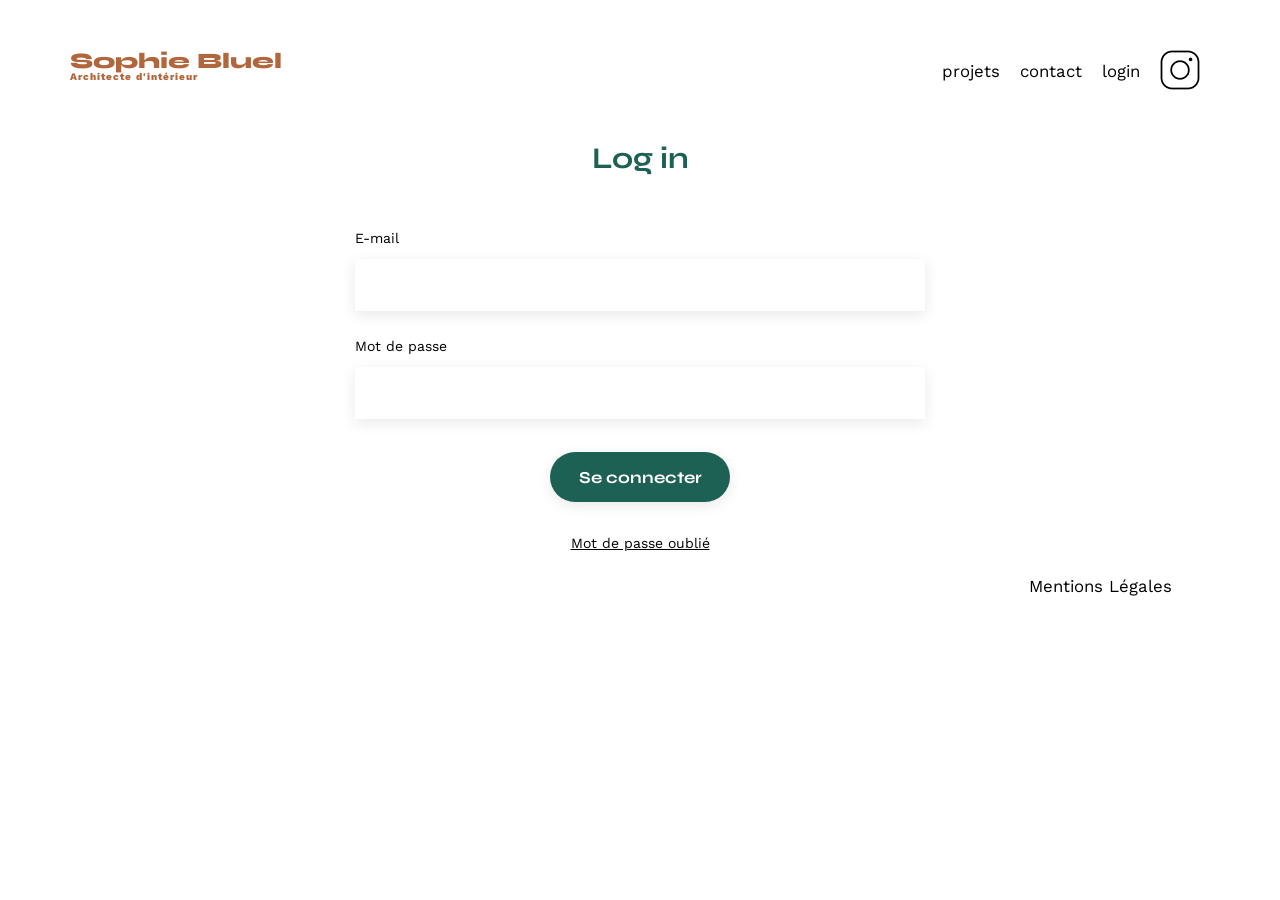
<file: FrontEnd/login.html>
<!DOCTYPE html>
<html lang="fr">
<head>
	<meta charset="UTF-8">
	<title>Se connecter à Sophie Bluel - Architecte d'intérieur</title>
	<meta name="viewport" content="width=device-width, initial-scale=1.0">
	<link rel="preconnect" href="https://fonts.googleapis.com">
	<link rel="preconnect" href="https://fonts.gstatic.com" crossorigin>
	<link href="https://fonts.googleapis.com/css2?family=Syne:wght@700;800&family=Work+Sans&display=swap" rel="stylesheet">
	<meta name="description" content="Se connecter à Sophie Bluel">
	<link rel="stylesheet" href="./assets/style.css">
	<link rel="stylesheet" href="./assets/login.css">
</head>
<body>
<header>
	<h1>Sophie Bluel <span>Architecte d'intérieur</span></h1>
	<nav>
		<ul>
			<li><a class="nav-link" href="index.html#portfolio">projets</a></li>
			<li><a class="nav-link" href="index.html#contact">contact</a></li>
			<li><a class="nav-link" href="./login.html">login</a></li>
			<li><img src="./assets/icons/instagram.png" alt="Instagram"></li>
		</ul>
	</nav>
</header>
<main>
	
	<section id="login">
		<h2>Log in</h2>
		<form class="login-form" action="#" method="post">
			<label for="email">E-mail</label>
			<input type="email" name="email" id="email">
			<label for="password">Mot de passe</label>
			<input type="password" name="password" id="password">
			<input class="login-button" type="submit" value="Se connecter">
		</form>
		<a class="password-link" href="#">Mot de passe oublié</a>
	</section>
</main>

<footer>
	<nav>
		<ul>
			<li>Mentions Légales</li>
		</ul>
	</nav>
</footer>
<script type="module" src="./login.js"></script>
</body>
</html>
</file>
<file: FrontEnd/assets/style.css>
/* http://meyerweb.com/eric/tools/css/reset/
   v2.0 | 20110126
   License: none (public domain)
*/

html,
body,
div,
span,
applet,
object,
iframe,
h1,
h2,
h3,
h4,
h5,
h6,
p,
blockquote,
pre,
a,
abbr,
acronym,
address,
big,
cite,
code,
del,
dfn,
em,
img,
ins,
kbd,
q,
s,
samp,
small,
strike,
strong,
sub,
sup,
tt,
var,
b,
u,
i,
center,
dl,
dt,
dd,
ol,
ul,
li,
fieldset,
form,
label,
legend,
table,
caption,
tbody,
tfoot,
thead,
tr,
th,
td,
article,
aside,
canvas,
details,
embed,
figure,
figcaption,
footer,
header,
hgroup,
menu,
nav,
output,
ruby,
section,
summary,
time,
mark,
audio,
video {
	margin: 0;
	padding: 0;
	border: 0;
	font-size: 100%;
	font: inherit;
	vertical-align: baseline;
}

/* HTML5 display-role reset for older browsers */
article,
aside,
details,
figcaption,
figure,
footer,
header,
hgroup,
menu,
nav,
section {
	display: block;
}

body {
	line-height: 1;
}

ol,
ul {
	list-style: none;
}

blockquote,
q {
	quotes: none;
}

blockquote:before,
blockquote:after,
q:before,
q:after {
	content: '';
	content: none;
}

table {
	border-collapse: collapse;
	border-spacing: 0;
}

/** end reset css**/
body {
	max-width: 1140px;
	margin: auto;
	font-family: 'Work Sans';
	font-size: 14px;
}

header {
	display: flex;
	justify-content: space-between;
	margin: 50px 0
}

section {
	margin: 50px 0
}

h1 {
	display: flex;
	flex-direction: column;
	font-family: 'Syne';
	font-size: 22px;
	font-weight: 800;
	color: #B1663C
}

h1>span {
	font-family: 'Work Sans';
	font-size: 10px;
	letter-spacing: 0.1em;
}

h2 {
	font-family: 'Syne';
	font-weight: 700;
	font-size: 30px;
	color: #1D6154
}

nav ul {
	display: flex;
	align-items: center;
	list-style-type: none;

}

nav li {
	padding: 0 10px;
	font-size: 1.2em;
}

.nav-link {
	text-decoration: none;
	color: black;
}

li:hover {
	color: #B1663C;
}

#introduction {
	display: flex;
	align-items: center;
}

#introduction figure {
	flex: 1
}

#introduction img {
	display: block;
	margin: auto;
	width: 80%;
}

#introduction article {
	flex: 1
}

#introduction h2 {
	margin-bottom: 1em;
}

#introduction p {
	margin-bottom: 0.5em;
}

#portfolio h2 {
	text-align: center;
	margin-bottom: 1.5em;
}

.gallery {
	width: 100%;
	display: grid;
	grid-template-columns: 1fr 1fr 1fr;
	grid-column-gap: 20px;
	grid-row-gap: 20px;
}

.gallery img {
	width: 100%;
}

.filters {
	display: flex;
	justify-content: center;
	gap: 20px;
	margin-bottom: 50px;
}

#contact {
	width: 50%;
	margin: auto;
}

#contact>* {
	text-align: center;

}

#contact h2 {
	margin-bottom: 20px;
}

#contact form {
	text-align: left;
	margin-top: 30px;
	display: flex;
	flex-direction: column;
}

#contact input {
	height: 50px;
	font-size: 1.2em;
	border: none;
	box-shadow: 0px 4px 14px rgba(0, 0, 0, 0.09);
}

#contact label {
	margin: 2em 0 1em 0;
}

#contact textarea {
	border: none;
	box-shadow: 0px 4px 14px rgba(0, 0, 0, 0.09);
}

input[type="submit"] {
	font-family: 'Syne';
	font-weight: 700;
	color: white;
	background-color: #1D6154;
	margin: 2em auto;
	width: 180px;
	text-align: center;
	border-radius: 60px;
}

.filter-button {
    font-family: 'Syne';
    font-weight: 700;
    font-size: 1rem;
    padding: 0.5rem 1.5rem;
    text-align: center;
    border-radius: 60px;
    border: 1px solid #1D6154;
    background-color: white;
    color: #1D6154;
}

.filter-button-selected {
    background-color: #1D6154;
    color: white;
}

footer nav ul {
	display: flex;
	justify-content: flex-end;
	margin: 2em
}

/* edition mode */
.edition-mode {
	padding-top: 41px;
}

.edition-container {
	display: flex;
	align-items: center;
	justify-content: center;
	position: fixed;
	left: 0;
	top: 0;
	width: 100vw;
	height: 59px;
	background-color: black;

}

.edition-content {
	color: white;
	display: flex;
	align-items: center;
	justify-content: center;
	gap: 15px;
}

.edition-text {
	font-family: 'Work Sans';
	font-size: 1rem;
	font-weight: 400;
}

/* edit button */
.wrapper-portfolio {
	position: relative;
}

.edition-button {
	position: absolute;
	top: 6px;
	left: 50%;
	margin-left: 120px;
	background-color: transparent;
	border: none;
	display: flex;
	gap: 10px;
	align-items: self-start;
}

.edition-button-text {
	font-family: 'Work Sans', sans-serif;
	font-size: 1rem;
	line-height: 1.2;
	font-weight: 400;
}

/* modal */
#modal-container {
	display: none;
}

#modal-container.is-active {
	display: block;
}

.modal-overlay {
	position: fixed;
	top: 0;
	left: 0;
	width: 100vw;
	height: 100vh;
	background-color: rgba(0, 0, 0, 0.3);
	display: flex;
	align-items: center;
	justify-content: center;
	z-index: 1000;
}

#modal-wrapper {
	background-color: #FFFFFF;
	max-width: 630px;
	width: 100%;
	border-radius: 10px;
	padding: 0 105px;
	position: relative;
	box-sizing: border-box;
}

#modal-gallery,
#modal-form {
	display: none;
	margin: 0;
	padding: 70px 0 50px 0;
}

#modal-gallery.is-active,
#modal-form.is-active {
	display: block;
}

#modal-wrapper h3 {
	font-family: 'Work Sans', sans-serif;
	font-weight: 400;
	font-size: 26px;
	color: #000000;
	text-align: center;
	margin-bottom: 45px;
}

.button-close {
	width: 24px;
	height: 24px;
	position: absolute;
	top: 26px;
	right: 30px;
	font-size: 17px;
	background: none;
	border: none;
	cursor: pointer;
	color: #000000;

}

.button-back {
	position: absolute;
	top: 26px;
	left: 30px;
	background: none;
	border: none;
	font-size: 21px;
	cursor: pointer;
	color: #000000;
}

.button-modal {
	font-family: 'Syne', sans-serif;
	font-weight: 700;
	font-size: 14px;
	color: #FFFFFF;
	background-color: #1D6154;
	border: none;
	border-radius: 60px;
	height: 36px;
	min-width: 237px;
	margin: 0 auto;
	display: block;
	cursor: pointer;
	transition: background-color 0.2s;
}

.modal-button-invalid {
	background-color: #A7A7A7;
}

.modal-button-invalid:hover{
	background-color: #838282;
}

.modal-button-valid {
	background-color: #1D6154;
}

.modal-button-valid:hover {
	background-color: #10443b;
}

.button-next:hover {
	background-color: #0E3F35;
}

.modal-separator {
	width: 100%;
	border: none;
	border-top: 1px solid #B3B3B3;
	margin: 0;
	margin-bottom: 40px;
}

#modal-default-content,
#image-preview {
	display: none;
}

#modal-default-content.is-active {
	display: flex;
	flex-direction: column;
	gap: 10px;
	align-items: center;
	color: #B9C5CC;
	background-color: #E8F1F6;
	border-radius: 3px;
	padding: 20px 0;
	margin-bottom: 30px;
}

#modal-default-content i {
	font-size: 68px;
}

#box-image-preview {
	background-color: #E8F1F6;
	display: flex;
	justify-content: center;
	margin-bottom: 30px;
}

#modal-file-label {
	background-color: #CBD6DC;
	color: #306685;
	border-radius: 50px;
	padding: 10px 33px;
	font-weight: 700;
	font-size: 14px;
	cursor: pointer;
}

#modal-input {
	display: none;
}

#modal-default-content p {
	font-size: 10px;
	color: #444444;
	margin: 0;
}

#image-preview.is-active {
	display: block;
	max-height: 160px;
	width: auto;
	object-fit: contain;
}

#modal-add-form {
	display: flex;
	flex-direction: column;
}

.form-group {
	display: flex;
	flex-direction: column;
}

.form-group label {
	font-weight: 500;
	font-size: 14px;
	color: #3D3D3D;
	text-align: left;
	margin-bottom: 10px;
}

.form-group input,
.form-group select {
	height: 50px;
	background-color: #FFFFFF;
	border: none;
	box-shadow: 0px 4px 14px rgba(0, 0, 0, 0.09);
	padding: 0 15px;
	font-size: 14px;
	box-sizing: border-box;
	margin-bottom: 45px;
}

#modal-title-input {
	margin-bottom: 25px;
}

.modal-gallery-miniatures {
	display: grid;
	grid-template-columns: repeat(5, 1fr);
	gap: 25px 10px;
	margin-bottom: 60px;
}

.modal-gallery-miniatures figure {
	position: relative;
	margin: 0;
}

.modal-gallery-miniatures img {
	width: 100%;
	height: 100px;
	object-fit: cover;
}

.modal-gallery-miniatures .delete-button {
	position: absolute;
	width: 17px;
	height: 17px;
	top: 6px;
	right: 6px;
	background-color: #000000;
	color: #FFFFFF;
	border: none;
	font-size: 11px;
	cursor: pointer;
	display: flex;
	align-items: center;
	justify-content: center;
}

.modal-gallery-miniatures .delete-button:hover {
	background-color: #cc0000;
}

.modal-error-message {
	color: #A80000;
	text-align: center;
	margin-top: -14px;
}
</file>
<file: FrontEnd/assets/login.css>
#login {
    width: 50%;
    margin: auto;
}

#login>* {
    text-align: center;

}

#login h2 {
    margin-bottom: 20px;
}

#login form {
    text-align: left;
    margin-top: 30px;
    display: flex;
    flex-direction: column;
}

#login input {
    height: 50px;
    font-size: 1.2em;
    border: none;
    box-shadow: 0px 4px 14px rgba(0, 0, 0, 0.09);
}

#login label {
    margin: 2em 0 1em 0;
}

.error-login {
    text-align: center;
    color: #A80000;
}

.login-button {
    font-family: 'Syne';
    font-weight: 700;
    color: white;
    background-color: #1D6154;
    margin: 2em auto;
    width: 180px;
    text-align: center;
    border-radius: 60px;
}

.password-link {
    color: black;
    display: flex;
    justify-content: center;
    align-items: center;
}
</file>
